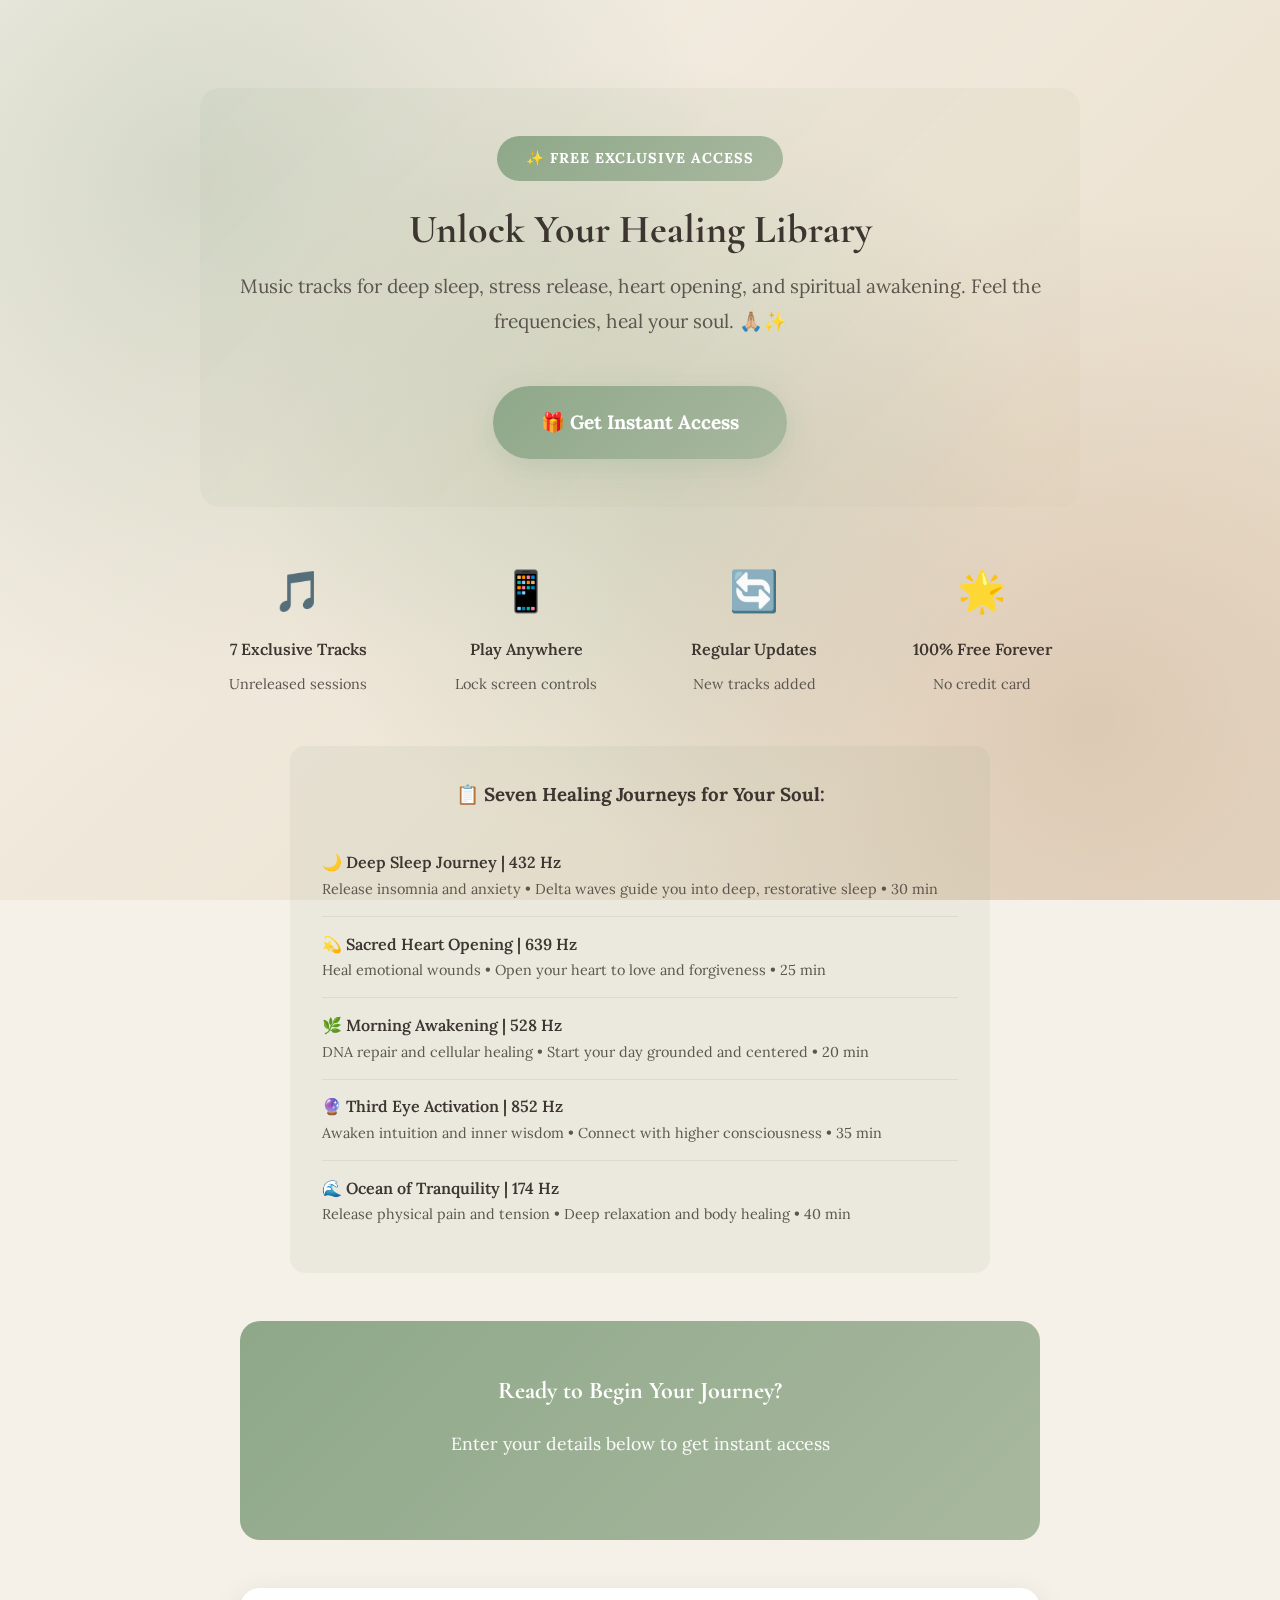
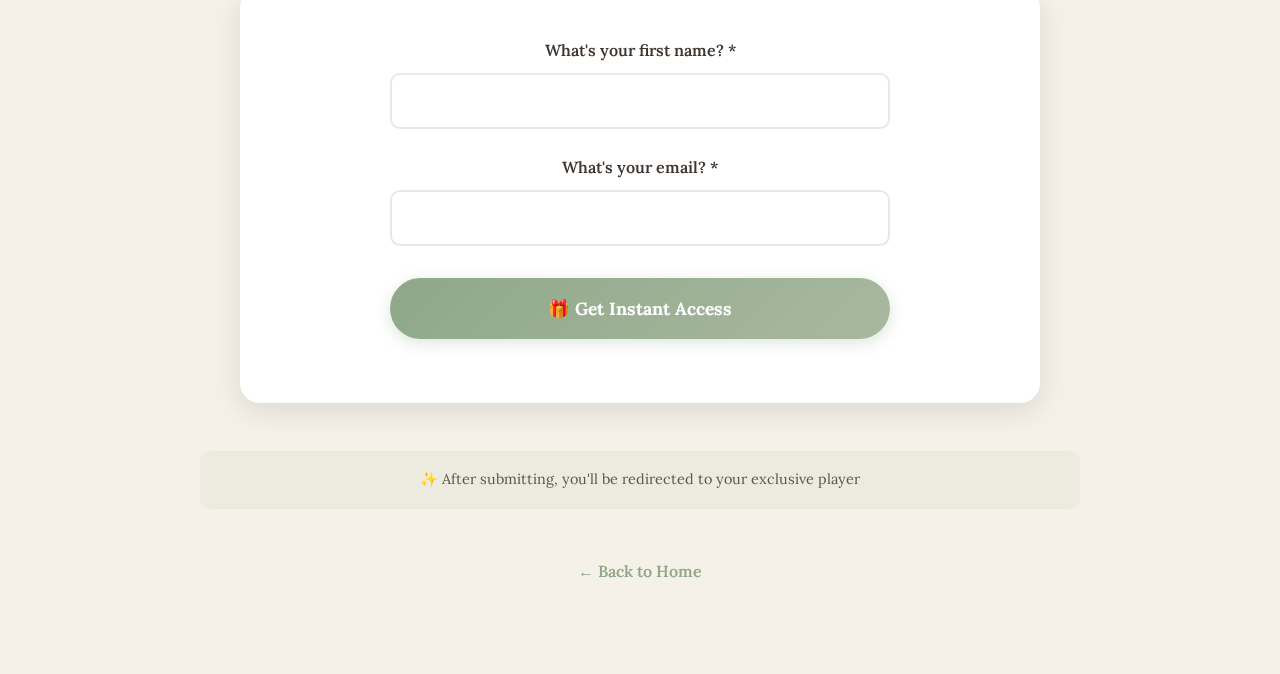
<file: exclusive-access.html>
<!DOCTYPE html>
<html lang="es">
<head>
    <meta charset="UTF-8">
    <meta name="viewport" content="width=device-width, initial-scale=1.0">
    <title>Exclusive Healing Sessions - Arimi Sound Healer</title>
    <meta name="description" content="Get free access to exclusive healing tracks and unreleased sessions. Join our private healing community.">
    
    <!-- Open Graph -->
    <meta property="og:title" content="Free Exclusive Healing Tracks | Arimi">
    <meta property="og:description" content="Get instant access to 5 exclusive healing sessions with Solfeggio frequencies and binaural beats.">
    <meta property="og:image" content="https://musicforthesoul.live/profile.jpg">
    
    <link rel="icon" type="image/jpeg" href="profile.jpg">
    <link rel="stylesheet" href="styles.css">
    <link rel="preconnect" href="https://fonts.googleapis.com">
    <link rel="preconnect" href="https://fonts.gstatic.com" crossorigin>
    <link href="https://fonts.googleapis.com/css2?family=Cormorant+Garamond:wght@300;400;600&family=Lora:wght@400;500;600&display=swap" rel="stylesheet">
    <style>
        .exclusive-container {
            max-width: 900px;  /* Aumentado de 700px */
            margin: 3rem auto;
            text-align: center;
        }

        .exclusive-hero {
            background: linear-gradient(135deg, rgba(168, 184, 159, 0.12) 0%, rgba(201, 185, 150, 0.08) 100%);
            padding: 3rem 2rem;
            border-radius: 20px;
            margin-bottom: 3rem;
        }

        .exclusive-badge {
            display: inline-block;
            background: var(--gradient-accent);
            color: white;
            padding: 0.6rem 1.8rem;
            border-radius: 50px;
            font-size: 0.9rem;
            font-weight: 700;
            margin-bottom: 1.5rem;
            letter-spacing: 1px;
        }

        .exclusive-hero h1 {
            font-size: 2.5rem;
            color: var(--text-dark);
            margin-bottom: 1rem;
            line-height: 1.2;
            font-family: var(--font-display);
        }

        .exclusive-hero p {
            font-size: 1.2rem;
            color: var(--text-medium);
            margin-bottom: 2rem;
            font-family: var(--font-body);
        }

        .benefits-grid {
            display: grid;
            grid-template-columns: 1fr;
            gap: 1.5rem;
            margin: 3rem 0;
            text-align: left;
        }

        .benefit-card {
            background: rgba(255, 255, 255, 0.9);
            padding: 1.5rem;
            border-radius: 15px;
            border-left: 4px solid var(--accent-sage);
            box-shadow: 0 4px 15px rgba(0, 0, 0, 0.05);
        }

        .benefit-header {
            display: flex;
            align-items: center;
            gap: 1rem;
            margin-bottom: 0.8rem;
        }

        .benefit-icon {
            font-size: 2rem;
        }

        .benefit-title {
            font-size: 1.2rem;
            font-weight: 600;
            color: var(--text-dark);
        }

        .benefit-description {
            color: var(--text-medium);
            line-height: 1.6;
            margin: 0;
        }

        .tracks-preview {
            background: rgba(143, 168, 137, 0.1);
            padding: 2rem;
            border-radius: 15px;
            margin: 2rem auto;
            max-width: 700px;
        }

        .tracks-preview h3 {
            color: var(--text-dark);
            margin-bottom: 1rem;
        }

        .track-preview-item {
            text-align: left;
            padding: 0.8rem 0;
            border-bottom: 1px solid rgba(143, 168, 137, 0.2);
        }

        .track-preview-item:last-child {
            border-bottom: none;
        }

        .track-preview-title {
            font-weight: 600;
            color: var(--text-dark);
        }

        .track-preview-meta {
            font-size: 0.9rem;
            color: var(--text-medium);
        }

        .cta-section {
            background: var(--gradient-accent);
            color: white;
            padding: 3rem 2rem;
            border-radius: 20px;
            margin: 3rem 0;
        }

        .cta-section h2 {
            color: white;
            margin-bottom: 1rem;
            font-family: var(--font-display);
        }

        .cta-section p {
            font-size: 1.1rem;
            margin-bottom: 2rem;
            opacity: 0.95;
            font-family: var(--font-body);
        }

        .btn-huge {
            background: white;
            color: var(--accent-sage);
            padding: 1.5rem 4rem;
            font-size: 1.3rem;
            font-weight: 700;
            border-radius: 50px;
            text-decoration: none;
            display: inline-block;
            transition: all 0.3s ease;
            box-shadow: 0 8px 30px rgba(0, 0, 0, 0.2);
        }

        .btn-huge:hover {
            transform: translateY(-3px);
            box-shadow: 0 12px 40px rgba(0, 0, 0, 0.3);
        }

        .trust-badges {
            display: flex;
            justify-content: center;
            gap: 2rem;
            flex-wrap: wrap;
            margin: 2rem 0;
        }

        .trust-badge {
            display: flex;
            flex-direction: column;
            align-items: center;
            gap: 0.5rem;
        }

        .trust-badge-icon {
            font-size: 2rem;
        }

        .trust-badge-text {
            font-size: 0.9rem;
            color: var(--text-medium);
        }

        .form-container {
            max-width: 100%;  /* Match parent width */
            margin: 0 auto;  /* Remove extra margin */
            background: white;
            padding: 2rem;
            border-radius: 20px;
            box-shadow: 0 8px 30px rgba(0, 0, 0, 0.1);
        }

        .form-container iframe {
            border-radius: 10px;
        }

        .hero-cta-btn {
            display: inline-block;
            background: var(--gradient-accent);
            color: white;
            padding: 1.2rem 3rem;
            border-radius: 50px;
            text-decoration: none;
            font-weight: 700;
            font-size: 1.2rem;
            transition: all 0.3s ease;
            box-shadow: 0 8px 30px rgba(143, 168, 137, 0.3);
            margin-top: 1rem;
        }

        .hero-cta-btn:hover {
            transform: translateY(-3px);
            box-shadow: 0 12px 40px rgba(143, 168, 137, 0.4);
        }

        @media (max-width: 768px) {
            .exclusive-container {
                margin: 1rem;
            }

            .exclusive-hero h1 {
                font-size: 1.8rem;
            }

            .btn-huge {
                padding: 1.2rem 3rem;
                font-size: 1.1rem;
            }
            
            /* Benefits stack on mobile */
            .exclusive-container > div[style*="grid-template-columns: repeat(4, 1fr)"] {
                grid-template-columns: repeat(2, 1fr) !important;
                gap: 1.5rem !important;
            }
        }
    </style>
</head>
<body>
    <div class="background-waves"></div>
    
    <div class="container">
        <div class="exclusive-container">
            
            <!-- Hero Section -->
            <div class="exclusive-hero">
                <span class="exclusive-badge">✨ FREE EXCLUSIVE ACCESS</span>
                <h1>Unlock Your Healing Library</h1>
                <p>Music tracks for deep sleep, stress release, heart opening, and spiritual awakening. Feel the frequencies, heal your soul. 🙏🏼✨</p>
                <a href="#form" class="hero-cta-btn">
                    🎁 Get Instant Access
                </a>
            </div>

            <!-- Quick Benefits - 4 in one row -->
            <div style="display: grid; grid-template-columns: repeat(4, 1fr); gap: 2rem; margin: 3rem 0; max-width: 900px;">
                
                <div style="text-align: center;">
                    <div style="font-size: 2.5rem; margin-bottom: 0.5rem;">🎵</div>
                    <div style="font-weight: 600; color: var(--text-dark); margin-bottom: 0.5rem;">7 Exclusive Tracks</div>
                    <div style="font-size: 0.9rem; color: var(--text-medium);">Unreleased sessions</div>
                </div>

                <div style="text-align: center;">
                    <div style="font-size: 2.5rem; margin-bottom: 0.5rem;">📱</div>
                    <div style="font-weight: 600; color: var(--text-dark); margin-bottom: 0.5rem;">Play Anywhere</div>
                    <div style="font-size: 0.9rem; color: var(--text-medium);">Lock screen controls</div>
                </div>

                <div style="text-align: center;">
                    <div style="font-size: 2.5rem; margin-bottom: 0.5rem;">🔄</div>
                    <div style="font-weight: 600; color: var(--text-dark); margin-bottom: 0.5rem;">Regular Updates</div>
                    <div style="font-size: 0.9rem; color: var(--text-medium);">New tracks added</div>
                </div>

                <div style="text-align: center;">
                    <div style="font-size: 2.5rem; margin-bottom: 0.5rem;">🌟</div>
                    <div style="font-weight: 600; color: var(--text-dark); margin-bottom: 0.5rem;">100% Free Forever</div>
                    <div style="font-size: 0.9rem; color: var(--text-medium);">No credit card</div>
                </div>

            </div>

            <!-- Tracks Preview - More Complete -->
            <div class="tracks-preview">
                <h3 style="margin-bottom: 1.5rem; text-align: center;">📋 Seven Healing Journeys for Your Soul:</h3>
                
                <div class="track-preview-item">
                    <div class="track-preview-title">🌙 Deep Sleep Journey | 432 Hz</div>
                    <div class="track-preview-meta">Release insomnia and anxiety • Delta waves guide you into deep, restorative sleep • 30 min</div>
                </div>

                <div class="track-preview-item">
                    <div class="track-preview-title">💫 Sacred Heart Opening | 639 Hz</div>
                    <div class="track-preview-meta">Heal emotional wounds • Open your heart to love and forgiveness • 25 min</div>
                </div>

                <div class="track-preview-item">
                    <div class="track-preview-title">🌿 Morning Awakening | 528 Hz</div>
                    <div class="track-preview-meta">DNA repair and cellular healing • Start your day grounded and centered • 20 min</div>
                </div>

                <div class="track-preview-item">
                    <div class="track-preview-title">🔮 Third Eye Activation | 852 Hz</div>
                    <div class="track-preview-meta">Awaken intuition and inner wisdom • Connect with higher consciousness • 35 min</div>
                </div>

                <div class="track-preview-item">
                    <div class="track-preview-title">🌊 Ocean of Tranquility | 174 Hz</div>
                    <div class="track-preview-meta">Release physical pain and tension • Deep relaxation and body healing • 40 min</div>
                </div>
            </div>

            <!-- CTA + Form Section - Native Form -->
            <div style="max-width: 800px; margin: 3rem auto;">
                
                <!-- CTA Header -->
                <div class="cta-section" id="form">
                    <h2>Ready to Begin Your Journey?</h2>
                    <p>Enter your details below to get instant access</p>
                </div>

                <!-- Native HTML Form -->
                <div class="form-container" style="max-width: 100%; margin: 0 auto; background: white; padding: 3rem 2rem; border-radius: 20px; box-shadow: 0 8px 30px rgba(0, 0, 0, 0.1);">
                    
                    <form id="accessForm" style="max-width: 500px; margin: 0 auto;">
                        
                        <!-- Name Field -->
                        <div style="margin-bottom: 1.5rem;">
                            <label for="name" style="display: block; font-weight: 600; color: var(--text-dark); margin-bottom: 0.5rem; font-family: var(--font-body);">
                                What's your first name? *
                            </label>
                            <input 
                                type="text" 
                                id="name" 
                                name="name" 
                                required
                                style="width: 100%; padding: 1rem; border: 2px solid #e8e8e8; border-radius: 10px; font-size: 1rem; font-family: var(--font-body); transition: border-color 0.3s ease;"
                                onfocus="this.style.borderColor='#8FA889'"
                                onblur="this.style.borderColor='#e8e8e8'"
                            >
                        </div>

                        <!-- Email Field -->
                        <div style="margin-bottom: 2rem;">
                            <label for="email" style="display: block; font-weight: 600; color: var(--text-dark); margin-bottom: 0.5rem; font-family: var(--font-body);">
                                What's your email? *
                            </label>
                            <input 
                                type="email" 
                                id="email" 
                                name="email" 
                                required
                                style="width: 100%; padding: 1rem; border: 2px solid #e8e8e8; border-radius: 10px; font-size: 1rem; font-family: var(--font-body); transition: border-color 0.3s ease;"
                                onfocus="this.style.borderColor='#8FA889'"
                                onblur="this.style.borderColor='#e8e8e8'"
                            >
                        </div>

                        <!-- Submit Button -->
                        <button 
                            type="submit" 
                            id="submitBtn"
                            style="width: 100%; background: var(--gradient-accent); color: white; padding: 1.2rem; border: none; border-radius: 50px; font-size: 1.1rem; font-weight: 700; cursor: pointer; font-family: var(--font-body); transition: all 0.3s ease; box-shadow: 0 4px 15px rgba(143, 168, 137, 0.3);"
                            onmouseover="this.style.transform='translateY(-2px)'; this.style.boxShadow='0 6px 20px rgba(143, 168, 137, 0.4)'"
                            onmouseout="this.style.transform='translateY(0)'; this.style.boxShadow='0 4px 15px rgba(143, 168, 137, 0.3)'"
                        >
                            🎁 Get Instant Access
                        </button>

                        <!-- Status Message -->
                        <div id="formStatus" style="margin-top: 1rem; text-align: center; font-family: var(--font-body);"></div>

                    </form>

                </div>

            </div>

            <script>
                const form = document.getElementById('accessForm');
                const submitBtn = document.getElementById('submitBtn');
                const formStatus = document.getElementById('formStatus');
                
                // REPLACE THIS URL with your Apps Script Web App URL
                const SCRIPT_URL = 'https://script.google.com/macros/s/AKfycbx01dOUqEX-gppsBqrkqoNdsWh0fIKGqXnbyl0DEwxXxJgvnDQqcgTZCkiCTDjwJUf9/exec';

                form.addEventListener('submit', async (e) => {
                    e.preventDefault();
                    
                    // Disable button
                    submitBtn.disabled = true;
                    submitBtn.textContent = '⏳ Processing...';
                    submitBtn.style.opacity = '0.7';
                    
                    // Get form data
                    const formData = {
                        name: document.getElementById('name').value,
                        email: document.getElementById('email').value,
                        timestamp: new Date().toISOString()
                    };
                    
                    try {
                        // Send to Apps Script
                        const response = await fetch(SCRIPT_URL, {
                            method: 'POST',
                            mode: 'no-cors',
                            headers: {
                                'Content-Type': 'application/json',
                            },
                            body: JSON.stringify(formData)
                        });
                        
                        // Show success message
                        formStatus.innerHTML = '<p style="color: #8FA889; font-weight: 600;">✅ Success! Redirecting to your player...</p>';
                        
                        // Redirect after 1.5 seconds
                        setTimeout(() => {
                            window.location.href = 'exclusive-player.html';
                        }, 1500);
                        
                    } catch (error) {
                        console.error('Error:', error);
                        formStatus.innerHTML = '<p style="color: #d97941;">⚠️ Something went wrong. Please try again.</p>';
                        submitBtn.disabled = false;
                        submitBtn.textContent = '🎁 Get Instant Access';
                        submitBtn.style.opacity = '1';
                    }
                });
            </script>

            <!-- Instructions Notice -->
            <div style="text-align: center; margin: 2rem 0; padding: 1rem; background: rgba(168, 184, 159, 0.1); border-radius: 10px;">
                <p style="color: var(--text-medium); font-size: 0.9rem; margin: 0;">
                    ✨ After submitting, you'll be redirected to your exclusive player
                </p>
            </div>

            <!-- Back Link -->
            <div style="margin-top: 3rem;">
                <a href="index.html" style="color: var(--accent-sage); text-decoration: none; font-weight: 600;">
                    ← Back to Home
                </a>
            </div>

        </div>
    </div>

</body>
</html>
</file>
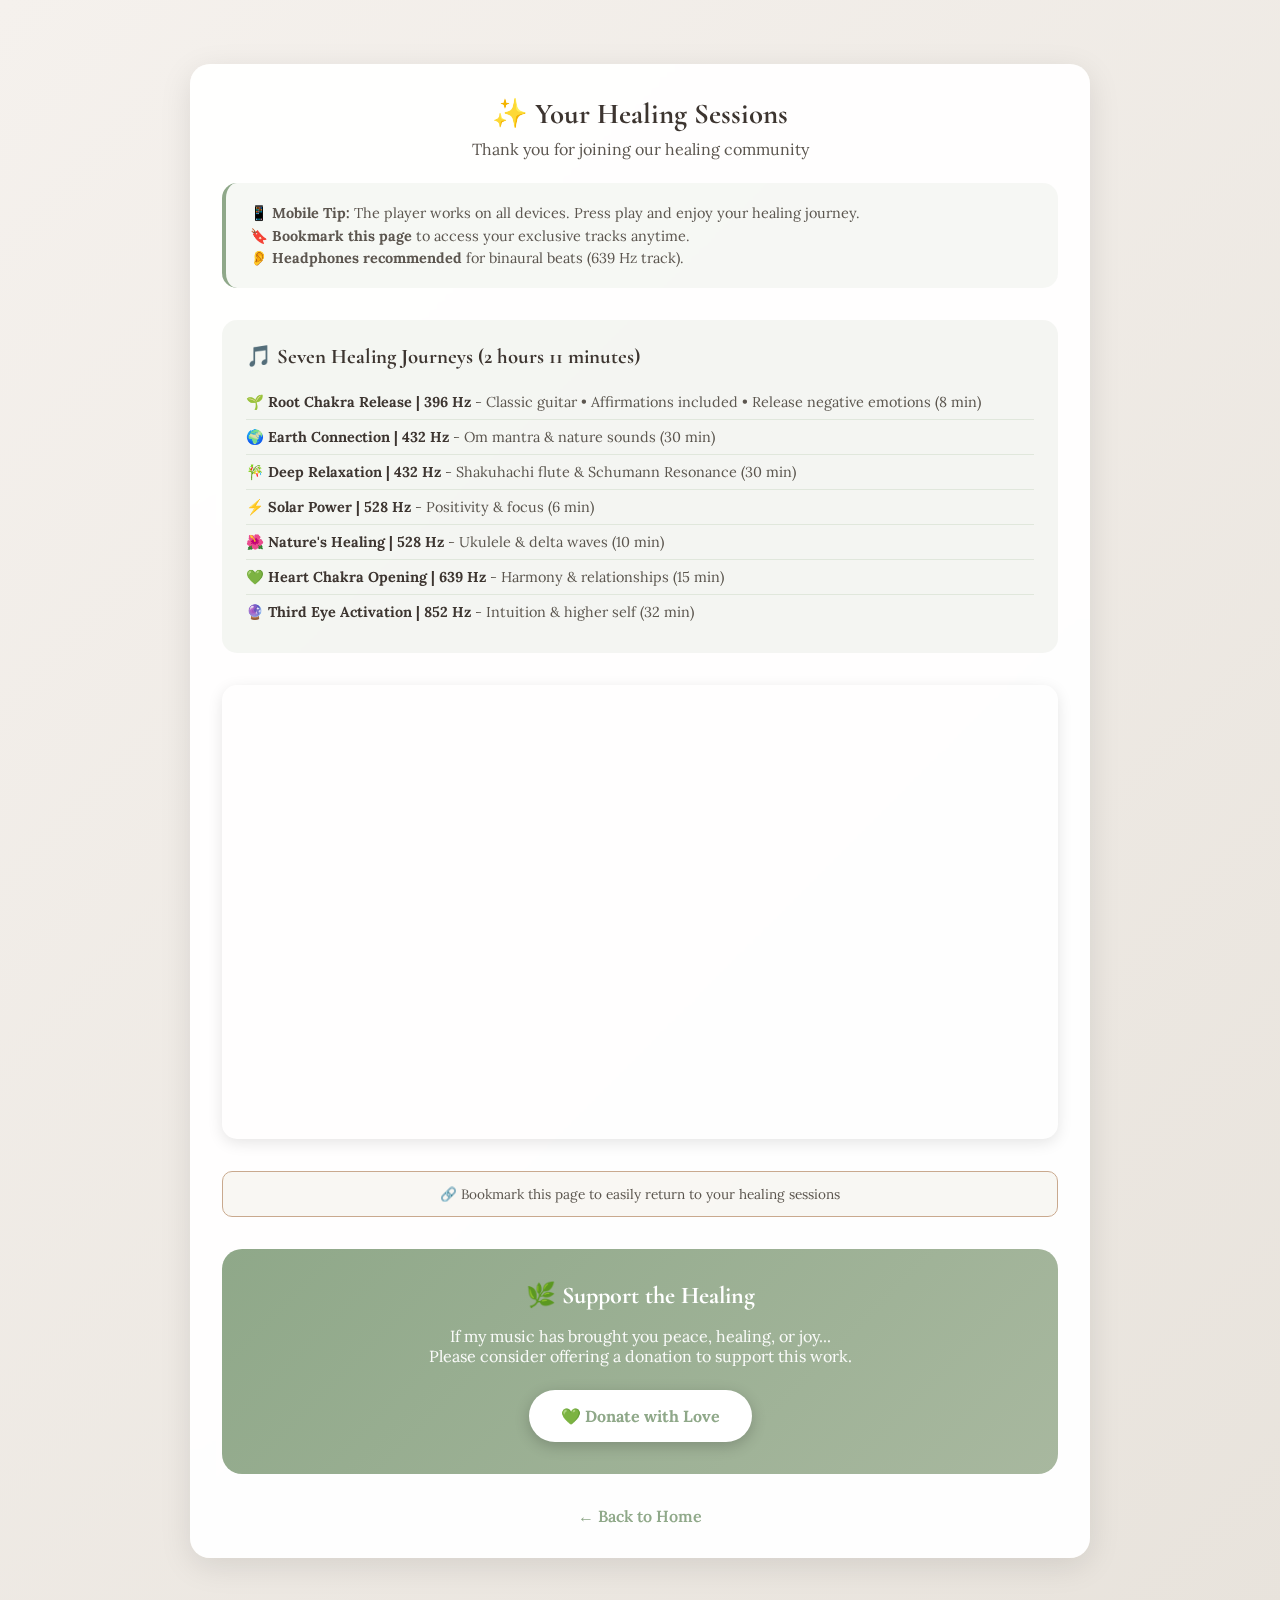
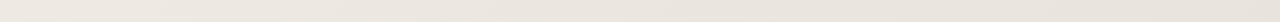
<file: exclusive-player.html>
<!DOCTYPE html>
<html lang="en">
<head>
    <meta charset="UTF-8">
    <meta name="viewport" content="width=device-width, initial-scale=1.0">
    <title>Your Exclusive Healing Sessions | Arimi Sound Healer</title>
    <meta name="robots" content="noindex, nofollow">
    
    <style>
        :root {
            --accent-sage: #8FA889;
            --accent-terracotta: #C9A98E;
            --text-dark: #3D3530;
            --text-medium: #5C564F;
            --gradient-accent: linear-gradient(135deg, #8FA889, #A8B89F);
            --font-display: 'Cormorant Garamond', serif;
            --font-body: 'Lora', serif;
        }

        * {
            margin: 0;
            padding: 0;
            box-sizing: border-box;
        }

        body {
            font-family: var(--font-body);
            background: linear-gradient(135deg, #f5f1ed 0%, #e8e3dc 100%);
            min-height: 100vh;
            padding: 2rem 1rem;
        }

        .player-container {
            max-width: 900px;
            margin: 2rem auto;
            padding: 2rem;
            background: rgba(255, 255, 255, 0.95);
            backdrop-filter: blur(10px);
            border-radius: 20px;
            box-shadow: 0 8px 32px rgba(0, 0, 0, 0.1);
        }

        .player-header {
            text-align: center;
            margin-bottom: 1.5rem;
        }

        .player-header h1 {
            font-size: 1.8rem;
            color: var(--text-dark);
            margin-bottom: 0.5rem;
            font-family: var(--font-display);
        }

        .player-header p {
            color: var(--text-medium);
            font-size: 1rem;
        }

        .player-notice {
            background: rgba(168, 184, 159, 0.1);
            padding: 1rem 1.5rem;
            border-radius: 15px;
            margin-bottom: 2rem;
            border-left: 4px solid var(--accent-sage);
        }

        .player-notice p {
            margin: 0.3rem 0;
            color: var(--text-medium);
            font-size: 0.9rem;
        }

        .soundcloud-player {
            margin: 2rem 0;
            border-radius: 15px;
            overflow: hidden;
            box-shadow: 0 4px 15px rgba(0, 0, 0, 0.1);
        }

        .tracks-description {
            background: rgba(143, 168, 137, 0.1);
            padding: 1.5rem;
            border-radius: 15px;
            margin: 2rem 0;
        }

        .tracks-description h2 {
            font-family: var(--font-display);
            color: var(--text-dark);
            margin-bottom: 1rem;
            font-size: 1.3rem;
        }

        .track-list {
            list-style: none;
        }

        .track-list li {
            padding: 0.5rem 0;
            color: var(--text-medium);
            font-size: 0.9rem;
            border-bottom: 1px solid rgba(143, 168, 137, 0.2);
        }

        .track-list li:last-child {
            border-bottom: none;
        }

        .track-list strong {
            color: var(--text-dark);
        }

        .bookmark-notice {
            background: rgba(201, 185, 150, 0.1);
            padding: 0.8rem;
            border-radius: 10px;
            text-align: center;
            margin-top: 1.5rem;
            border: 1px solid var(--accent-terracotta);
        }

        .bookmark-notice p {
            margin: 0;
            color: var(--text-medium);
            font-size: 0.85rem;
        }

        .donate-section {
            background: var(--gradient-accent);
            padding: 2rem;
            border-radius: 20px;
            text-align: center;
            margin: 2rem 0;
            color: white;
        }

        .donate-section h3 {
            font-family: var(--font-display);
            font-size: 1.5rem;
            margin-bottom: 1rem;
        }

        .donate-section p {
            margin-bottom: 1.5rem;
            opacity: 0.95;
        }

        .donate-btn {
            display: inline-block;
            background: white;
            color: var(--accent-sage);
            padding: 1rem 2rem;
            border-radius: 50px;
            text-decoration: none;
            font-weight: 700;
            transition: all 0.3s ease;
            box-shadow: 0 4px 15px rgba(0, 0, 0, 0.2);
        }

        .donate-btn:hover {
            transform: translateY(-2px);
            box-shadow: 0 6px 20px rgba(0, 0, 0, 0.3);
        }

        .back-link {
            text-align: center;
            margin-top: 2rem;
        }

        .back-link a {
            color: var(--accent-sage);
            text-decoration: none;
            font-weight: 600;
            transition: color 0.3s ease;
        }

        .back-link a:hover {
            color: var(--accent-terracotta);
        }

        @media (max-width: 768px) {
            .player-container {
                margin: 1rem;
                padding: 1.5rem;
            }
        }
    </style>

    <link rel="preconnect" href="https://fonts.googleapis.com">
    <link rel="preconnect" href="https://fonts.gstatic.com" crossorigin>
    <link href="https://fonts.googleapis.com/css2?family=Cormorant+Garamond:wght@400;600;700&family=Lora:ital,wght@0,400;0,600;1,400&display=swap" rel="stylesheet">
</head>
<body>

    <div class="player-container">
        
        <div class="player-header">
            <h1>✨ Your Healing Sessions</h1>
            <p>Thank you for joining our healing community</p>
        </div>

        <div class="player-notice">
            <p>📱 <strong>Mobile Tip:</strong> The player works on all devices. Press play and enjoy your healing journey.</p>
            <p>🔖 <strong>Bookmark this page</strong> to access your exclusive tracks anytime.</p>
            <p>👂 <strong>Headphones recommended</strong> for binaural beats (639 Hz track).</p>
        </div>

        <div class="tracks-description">
            <h2>🎵 Seven Healing Journeys (2 hours 11 minutes)</h2>
            <ul class="track-list">
                <li><strong>🌱 Root Chakra Release | 396 Hz</strong> - Classic guitar • Affirmations included • Release negative emotions (8 min)</li>
                <li><strong>🌍 Earth Connection | 432 Hz</strong> - Om mantra & nature sounds (30 min)</li>
                <li><strong>🎋 Deep Relaxation | 432 Hz</strong> - Shakuhachi flute & Schumann Resonance (30 min)</li>
                <li><strong>⚡ Solar Power | 528 Hz</strong> - Positivity & focus (6 min)</li>
                <li><strong>🌺 Nature's Healing | 528 Hz</strong> - Ukulele & delta waves (10 min)</li>
                <li><strong>💚 Heart Chakra Opening | 639 Hz</strong> - Harmony & relationships (15 min)</li>
                <li><strong>🔮 Third Eye Activation | 852 Hz</strong> - Intuition & higher self (32 min)</li>
            </ul>
        </div>

        <div class="soundcloud-player">
            <iframe 
                width="100%" 
                height="450" 
                scrolling="no" 
                frameborder="no" 
                allow="autoplay" 
                src="https://w.soundcloud.com/player/?url=https%3A//api.soundcloud.com/playlists/2194907648&color=%238fa889&auto_play=false&hide_related=true&show_comments=false&show_user=true&show_reposts=false&show_teaser=true">
            </iframe>
        </div>

        <div class="bookmark-notice">
            <p>🔗 Bookmark this page to easily return to your healing sessions</p>
        </div>

        <div class="donate-section">
            <h3>🌿 Support the Healing</h3>
            <p>If my music has brought you peace, healing, or joy...<br>Please consider offering a donation to support this work.</p>
            <a href="https://donate.stripe.com/cN25n7adAcypaOcbII" target="_blank" class="donate-btn">
                💚 Donate with Love
            </a>
        </div>

        <div class="back-link">
            <a href="index.html">← Back to Home</a>
        </div>

    </div>

</body>
</html>
</file>
<file: styles.css>
:root {
    /* Color Palette - Same colors, bolder application */
    --primary-cream: #F5F1E8;
    --primary-sand: #E8DCC8;
    --primary-earth: #C9B896;
    --primary-sage: #A8B89F;
    --accent-sage: #8FA889;
    --accent-terracotta: #C9A98E;
    --text-dark: #3D3530;
    --text-medium: #5C564F;
    --text-light: #8B857C;
    --white: #FFFFFF;
    
    /* Modern gradient combinations */
    --gradient-hero: linear-gradient(135deg, #A8B89F 0%, #8FA889 50%, #C9A98E 100%);
    --gradient-card: linear-gradient(135deg, rgba(255,255,255,0.9) 0%, rgba(255,255,255,0.6) 100%);
    --gradient-accent: linear-gradient(135deg, #8FA889 0%, #A8B89F 100%);
    --gradient-glow: radial-gradient(circle at 50% 50%, rgba(168,184,159,0.3) 0%, transparent 70%);
    
    /* Typography - More distinctive */
    --font-display: 'Cormorant Garamond', serif;
    --font-body: 'Lora', serif;
    
    /* Spacing */
    --spacing-xs: 0.5rem;
    --spacing-sm: 1rem;
    --spacing-md: 1.5rem;
    --spacing-lg: 2.5rem;
    --spacing-xl: 4rem;
    --spacing-xxl: 6rem;
    
    /* Modern effects */
    --blur-sm: 10px;
    --blur-md: 20px;
    --blur-lg: 40px;
    --shadow-glow: 0 0 60px rgba(168, 184, 159, 0.3);
    --shadow-elevated: 0 20px 60px rgba(61, 53, 48, 0.15);
}

* {
    margin: 0;
    padding: 0;
    box-sizing: border-box;
}

html {
    scroll-behavior: smooth;
}

body {
    font-family: var(--font-body);
    background: #F5F1E8;
    color: var(--text-dark);
    line-height: 1.8;
    overflow-x: hidden;
    position: relative;
    min-height: 100vh;
}

/* Animated gradient background - more vibrant */
.background-waves {
    position: fixed;
    top: 0;
    left: 0;
    width: 100%;
    height: 100%;
    z-index: 0;
    opacity: 1;
    pointer-events: none;
    background: 
        radial-gradient(circle at 15% 20%, rgba(168, 184, 159, 0.4) 0%, transparent 40%),
        radial-gradient(circle at 85% 80%, rgba(201, 169, 142, 0.4) 0%, transparent 40%),
        radial-gradient(circle at 50% 50%, rgba(143, 168, 137, 0.3) 0%, transparent 50%),
        linear-gradient(135deg, #F5F1E8 0%, #E8DCC8 100%);
    animation: gradientFlow 15s ease-in-out infinite;
}

@keyframes gradientFlow {
    0%, 100% { 
        opacity: 1;
        transform: scale(1) rotate(0deg);
    }
    33% { 
        opacity: 0.9;
        transform: scale(1.1) rotate(5deg);
    }
    66% { 
        opacity: 0.95;
        transform: scale(1.05) rotate(-3deg);
    }
}

.container {
    position: relative;
    z-index: 1;
    max-width: 960px;
    margin: 0 auto;
    padding: var(--spacing-lg);
}

/* Hero Section - More dramatic */
.hero {
    text-align: center;
    padding: var(--spacing-xl) 0 var(--spacing-lg);
    animation: heroEntrance 1.2s cubic-bezier(0.16, 1, 0.3, 1);
}

@keyframes heroEntrance {
    from { 
        opacity: 0; 
        transform: translateY(40px) scale(0.95);
    }
    to { 
        opacity: 1; 
        transform: translateY(0) scale(1);
    }
}

.profile-image-wrapper {
    position: relative;
    width: 160px;
    height: 160px;
    margin: 0 auto var(--spacing-lg);
    filter: drop-shadow(0 20px 40px rgba(143, 168, 137, 0.3));
}

.profile-image {
    width: 160px;
    height: 160px;
    border-radius: 50%;
    object-fit: cover;
    border: 4px solid rgba(255, 255, 255, 0.9);
    position: relative;
    z-index: 2;
    transition: all 0.6s cubic-bezier(0.34, 1.56, 0.64, 1);
    box-shadow: 
        0 0 0 8px rgba(168, 184, 159, 0.1),
        0 20px 60px rgba(61, 53, 48, 0.2);
}

.profile-image:hover {
    transform: scale(1.08) rotate(2deg);
    box-shadow: 
        0 0 0 12px rgba(168, 184, 159, 0.15),
        0 30px 80px rgba(61, 53, 48, 0.25);
}

/* Pulsing sound waves - more prominent */
.sound-ripple {
    position: absolute;
    top: 50%;
    left: 50%;
    transform: translate(-50%, -50%);
    width: 100%;
    height: 100%;
    border: 3px solid var(--accent-sage);
    border-radius: 50%;
    opacity: 0;
    animation: rippleEffect 4s cubic-bezier(0.4, 0, 0.2, 1) infinite;
}

@keyframes rippleEffect {
    0% {
        width: 100%;
        height: 100%;
        opacity: 0.8;
    }
    50% {
        opacity: 0.4;
    }
    100% {
        width: 220%;
        height: 220%;
        opacity: 0;
    }
}

.rating {
    margin-bottom: var(--spacing-md);
    color: var(--accent-terracotta);
    font-size: 1.2rem;
    animation: fadeIn 1.2s ease-out 0.3s backwards;
}

.stars {
    letter-spacing: 3px;
    font-size: 1.3rem;
}

.rating-count {
    color: var(--text-light);
    font-size: 0.95rem;
    margin-left: var(--spacing-xs);
}

.main-title {
    font-family: var(--font-display);
    font-size: 3.5rem;
    font-weight: 400;
    color: var(--text-dark);
    margin-bottom: var(--spacing-md);
    letter-spacing: 2px;
    line-height: 1.1;
    background: linear-gradient(135deg, var(--text-dark) 0%, var(--accent-sage) 100%);
    -webkit-background-clip: text;
    -webkit-text-fill-color: transparent;
    background-clip: text;
    animation: fadeIn 1.2s ease-out 0.5s backwards;
}

.subtitle {
    font-size: 1.1rem;
    color: var(--text-medium);
    max-width: 600px;
    margin: 0 auto var(--spacing-xl);
    font-weight: 400;
    line-height: 1.8;
    animation: fadeIn 1.2s ease-out 0.7s backwards;
}

@keyframes fadeIn {
    from { opacity: 0; transform: translateY(20px); }
    to { opacity: 1; transform: translateY(0); }
}

/* Social Links - Floating pills */
.social-links {
    display: flex;
    gap: var(--spacing-sm);
    justify-content: center;
    flex-wrap: wrap;
    margin-top: var(--spacing-xl);
}

.social-btn {
    display: inline-flex;
    align-items: center;
    gap: var(--spacing-xs);
    padding: 1rem 1.75rem;
    background: rgba(255, 255, 255, 0.8);
    backdrop-filter: blur(var(--blur-md));
    border: 1px solid rgba(255, 255, 255, 0.9);
    border-radius: 50px;
    color: var(--text-dark);
    text-decoration: none;
    font-weight: 600;
    font-size: 0.95rem;
    transition: all 0.4s cubic-bezier(0.34, 1.56, 0.64, 1);
    box-shadow: 0 8px 30px rgba(61, 53, 48, 0.08);
    position: relative;
    overflow: hidden;
}

.social-btn::before {
    content: '';
    position: absolute;
    top: 0;
    left: -100%;
    width: 100%;
    height: 100%;
    background: var(--gradient-accent);
    transition: left 0.4s ease;
    z-index: -1;
}

.social-btn:hover::before {
    left: 0;
}

.social-btn:hover {
    color: white;
    transform: translateY(-4px) scale(1.05);
    box-shadow: 0 15px 40px rgba(143, 168, 137, 0.3);
    border-color: transparent;
}

.social-btn svg {
    width: 22px;
    height: 22px;
    transition: transform 0.3s ease;
}

.social-icon-img {
    width: 22px;
    height: 22px;
    transition: transform 0.3s ease;
    object-fit: contain;
}

.social-btn:hover svg,
.social-btn:hover .social-icon-img {
    transform: scale(1.2);
}

/* Video Section */
.video-section {
    margin: var(--spacing-xl) 0;
    text-align: center;
    animation: fadeIn 1.2s ease-out 1s backwards;
}

.video-title {
    font-family: var(--font-display);
    font-size: 2rem;
    font-weight: 600;
    color: var(--text-dark);
    margin-bottom: var(--spacing-lg);
    line-height: 1.3;
}

.video-wrapper {
    position: relative;
    width: 100%;
    max-width: 800px;
    margin: 0 auto var(--spacing-md);
    padding-bottom: 56.25%; /* 16:9 aspect ratio */
    height: 0;
    overflow: hidden;
    border-radius: 24px;
    box-shadow: 
        0 20px 60px rgba(61, 53, 48, 0.15),
        0 0 0 1px rgba(255, 255, 255, 0.5);
    background: rgba(255, 255, 255, 0.6);
    backdrop-filter: blur(var(--blur-md));
    transition: all 0.4s ease;
}

.video-wrapper:hover {
    transform: translateY(-4px);
    box-shadow: 
        0 25px 70px rgba(61, 53, 48, 0.2),
        0 0 0 1px var(--accent-sage);
}

.video-wrapper iframe {
    position: absolute;
    top: 0;
    left: 0;
    width: 100%;
    height: 100%;
    border-radius: 24px;
}

.video-caption {
    font-size: 1rem;
    color: var(--text-light);
    font-style: italic;
    margin-top: var(--spacing-md);
}


/* CTA Cards - Bold glassmorphism */
.cta-card {
    background: rgba(255, 255, 255, 0.7);
    backdrop-filter: blur(var(--blur-lg));
    border: 2px solid rgba(255, 255, 255, 0.9);
    border-radius: 32px;
    padding: var(--spacing-xl);
    margin-bottom: var(--spacing-lg);
    text-align: center;
    box-shadow: 
        0 20px 60px rgba(61, 53, 48, 0.08),
        inset 0 1px 0 rgba(255, 255, 255, 0.9);
    transition: all 0.5s cubic-bezier(0.34, 1.56, 0.64, 1);
    position: relative;
    overflow: hidden;
}

.cta-card::before {
    content: '';
    position: absolute;
    top: -50%;
    left: -50%;
    width: 200%;
    height: 200%;
    background: var(--gradient-glow);
    opacity: 0;
    transition: opacity 0.5s ease;
    pointer-events: none;
}

.cta-card:hover::before {
    opacity: 1;
}

.cta-card:hover {
    transform: translateY(-8px);
    box-shadow: 
        0 30px 80px rgba(61, 53, 48, 0.15),
        0 0 0 1px rgba(168, 184, 159, 0.3),
        inset 0 1px 0 rgba(255, 255, 255, 1);
}

.cta-card.featured {
    background: var(--gradient-hero);
    color: var(--white);
    border: none;
    box-shadow: 
        0 25px 70px rgba(143, 168, 137, 0.4),
        inset 0 1px 0 rgba(255, 255, 255, 0.3);
}

.cta-card.featured::before {
    background: radial-gradient(circle at 50% 50%, rgba(255,255,255,0.2) 0%, transparent 70%);
}

.cta-card.featured h3,
.cta-card.featured p {
    color: var(--white);
    text-shadow: 0 2px 10px rgba(61, 53, 48, 0.2);
}

.cta-icon {
    font-size: 3.5rem;
    margin-bottom: var(--spacing-md);
    display: inline-block;
    animation: float 3s ease-in-out infinite;
}

@keyframes float {
    0%, 100% { transform: translateY(0px); }
    50% { transform: translateY(-10px); }
}

.cta-card h3 {
    font-family: var(--font-display);
    font-size: 2rem;
    font-weight: 600;
    margin-bottom: var(--spacing-md);
    color: var(--text-dark);
    line-height: 1.3;
}

.cta-card p {
    color: var(--text-medium);
    margin-bottom: var(--spacing-lg);
    line-height: 1.8;
    font-size: 1.05rem;
}

.support-note {
    font-size: 0.95rem;
    font-style: italic;
    margin-top: var(--spacing-md);
    opacity: 0.9;
}

/* Buttons - Modern with micro-interactions */
.btn {
    display: inline-block;
    padding: 1.2rem 3rem;
    border-radius: 50px;
    text-decoration: none;
    font-weight: 700;
    font-size: 1.1rem;
    transition: all 0.4s cubic-bezier(0.34, 1.56, 0.64, 1);
    border: 2px solid transparent;
    cursor: pointer;
    font-family: var(--font-body);
    position: relative;
    overflow: hidden;
    letter-spacing: 0.5px;
}

.btn::before {
    content: '';
    position: absolute;
    top: 50%;
    left: 50%;
    width: 0;
    height: 0;
    border-radius: 50%;
    background: rgba(255, 255, 255, 0.3);
    transform: translate(-50%, -50%);
    transition: width 0.6s ease, height 0.6s ease;
}

.btn:active::before {
    width: 300px;
    height: 300px;
}

.btn-primary {
    background: var(--white);
    color: var(--accent-sage);
    box-shadow: 0 8px 30px rgba(255, 255, 255, 0.5);
}

.btn-primary:hover {
    background: rgba(255, 255, 255, 0.95);
    transform: translateY(-3px) scale(1.05);
    box-shadow: 0 15px 50px rgba(255, 255, 255, 0.6);
}

.btn-secondary {
    background: var(--gradient-accent);
    color: var(--white);
    box-shadow: 0 10px 35px rgba(143, 168, 137, 0.4);
}

.btn-secondary:hover {
    transform: translateY(-3px) scale(1.05);
    box-shadow: 0 20px 60px rgba(143, 168, 137, 0.5);
}

/* Content Cards - Ultra-modern glass */
.content-card {
    background: rgba(255, 255, 255, 0.6);
    backdrop-filter: blur(var(--blur-lg));
    border: 2px solid rgba(255, 255, 255, 0.8);
    border-radius: 28px;
    margin-bottom: var(--spacing-lg);
    overflow: hidden;
    box-shadow: 
        0 15px 50px rgba(61, 53, 48, 0.08),
        inset 0 1px 0 rgba(255, 255, 255, 0.9);
    transition: all 0.4s ease;
}

.content-card:hover {
    box-shadow: 
        0 20px 70px rgba(61, 53, 48, 0.12),
        0 0 0 1px rgba(168, 184, 159, 0.2),
        inset 0 1px 0 rgba(255, 255, 255, 1);
    transform: translateY(-4px);
}

.card-header {
    padding: 1.5rem 2rem;
    cursor: pointer;
    display: flex;
    justify-content: space-between;
    align-items: center;
    background: linear-gradient(135deg, rgba(168, 184, 159, 0.12) 0%, rgba(201, 185, 150, 0.08) 100%);
    transition: all 0.3s ease;
    position: relative;
}

.card-header::before {
    content: '';
    position: absolute;
    bottom: 0;
    left: 0;
    width: 0;
    height: 3px;
    background: var(--gradient-accent);
    transition: width 0.4s ease;
}

.card-header:hover::before {
    width: 100%;
}

.card-header:hover {
    background: linear-gradient(135deg, rgba(168, 184, 159, 0.18) 0%, rgba(201, 185, 150, 0.12) 100%);
}

.card-header h2 {
    font-family: var(--font-display);
    font-size: 1.9rem;
    font-weight: 600;
    color: var(--text-dark);
    margin: 0;
    flex: 1;
    line-height: 1.3;
}

.toggle-icon {
    font-size: 2rem;
    color: var(--accent-sage);
    transition: all 0.4s cubic-bezier(0.68, -0.55, 0.265, 1.55);
    font-weight: 300;
    line-height: 1;
    width: 32px;
    height: 32px;
    display: flex;
    align-items: center;
    justify-content: center;
    background: rgba(143, 168, 137, 0.1);
    border-radius: 50%;
}

.card-header.collapsed .toggle-icon {
    transform: rotate(180deg);
    background: transparent;
}

.card-content {
    max-height: 0;
    overflow: hidden;
    transition: max-height 0.6s cubic-bezier(0.4, 0, 0.2, 1), padding 0.6s ease;
    padding: 0 2rem;
    word-wrap: break-word;
    overflow-wrap: break-word;
}

.card-content.active {
    max-height: 8000px;
    padding: 1.5rem 2rem 2rem;
}

.card-content p {
    margin-bottom: var(--spacing-md);
    color: var(--text-medium);
    font-size: 1.05rem;
}

.card-content p:last-child {
    margin-bottom: 0;
}

.card-content strong {
    color: var(--text-dark);
    font-weight: 600;
}

.card-content ul {
    margin: var(--spacing-md) 0;
    padding-left: var(--spacing-xl);
    color: var(--text-medium);
}

.card-content li {
    margin-bottom: var(--spacing-sm);
    line-height: 1.7;
}

.card-content li::marker {
    color: var(--accent-sage);
}

.signature {
    font-style: italic;
    color: var(--accent-sage);
    font-weight: 500;
    font-size: 1.1rem;
}

/* Links Grid - Floating cards */
.links-grid {
    display: grid;
    gap: var(--spacing-md);
    margin-bottom: var(--spacing-lg);
}

.link-card {
    display: flex;
    align-items: center;
    gap: var(--spacing-md);
    background: rgba(255, 255, 255, 0.7);
    backdrop-filter: blur(var(--blur-md));
    border: 2px solid rgba(255, 255, 255, 0.9);
    border-radius: 24px;
    padding: var(--spacing-lg);
    text-decoration: none;
    transition: all 0.4s cubic-bezier(0.34, 1.56, 0.64, 1);
    box-shadow: 0 10px 40px rgba(61, 53, 48, 0.06);
    position: relative;
    overflow: hidden;
}

.link-card::before {
    content: '';
    position: absolute;
    top: 0;
    left: -100%;
    width: 100%;
    height: 100%;
    background: linear-gradient(90deg, transparent, rgba(168, 184, 159, 0.1), transparent);
    transition: left 0.5s ease;
}

.link-card:hover::before {
    left: 100%;
}

.link-card:hover {
    transform: translateY(-6px) scale(1.02);
    box-shadow: 
        0 20px 60px rgba(61, 53, 48, 0.12),
        0 0 0 1px var(--accent-sage);
    background: rgba(255, 255, 255, 0.85);
}

.link-icon {
    font-size: 2.5rem;
    min-width: 60px;
    text-align: center;
    transition: transform 0.3s ease;
}

.link-card:hover .link-icon {
    transform: scale(1.2) rotate(5deg);
}

.link-content {
    flex: 1;
}

.link-content h3 {
    font-family: var(--font-display);
    font-size: 1.4rem;
    font-weight: 600;
    color: var(--text-dark);
    margin-bottom: 0.3rem;
    line-height: 1.3;
}

.link-content p {
    font-size: 0.95rem;
    color: var(--text-light);
    margin: 0;
}

/* Footer */
footer {
    text-align: center;
    padding: var(--spacing-xxl) 0 var(--spacing-xl);
    color: var(--text-medium);
    font-size: 1rem;
}

footer p {
    margin-bottom: var(--spacing-sm);
    opacity: 0.8;
}

/* Responsive */
@media (max-width: 768px) {
    :root {
        --spacing-lg: 1.5rem;
        --spacing-xl: 2.5rem;
        --spacing-xxl: 3rem;
    }
    
    .container {
        padding: var(--spacing-md);
    }
    
    .main-title {
        font-size: 2.5rem;
    }
    
    .subtitle {
        font-size: 1rem;
    }
    
    .social-links {
        flex-direction: column;
    }
    
    .social-btn {
        width: 100%;
        justify-content: center;
    }
    
    .card-header h2 {
        font-size: 1.5rem;
    }
    
    .cta-card h3 {
        font-size: 1.6rem;
    }
    
    .profile-image-wrapper,
    .profile-image {
        width: 140px;
        height: 140px;
    }
    
    .cta-card,
    .content-card,
    .link-card {
        border-radius: 20px;
    }
}

@media (max-width: 480px) {
    .main-title {
        font-size: 2.2rem;
    }
    
    .btn {
        padding: 1rem 2rem;
        font-size: 1rem;
    }
    
    .card-header,
    .card-content.active {
        padding-left: 1rem;
        padding-right: 1rem;
    }
}

/* Accessibility */
@media (prefers-reduced-motion: reduce) {
    *,
    *::before,
    *::after {
        animation-duration: 0.01ms !important;
        animation-iteration-count: 1 !important;
        transition-duration: 0.01ms !important;
    }
}

/* High contrast mode support */
@media (prefers-contrast: high) {
    .content-card,
    .cta-card,
    .link-card {
        border-width: 3px;
    }
}

/* ============================================
   TESTIMONIALS PAGE STYLES
   ============================================ */

.back-nav {
    margin-bottom: var(--spacing-lg);
    animation: fadeIn 0.8s ease-out;
}

.back-btn {
    display: inline-flex;
    align-items: center;
    gap: var(--spacing-xs);
    padding: 0.75rem 1.5rem;
    background: rgba(255, 255, 255, 0.6);
    backdrop-filter: blur(var(--blur-md));
    border: 2px solid rgba(255, 255, 255, 0.8);
    border-radius: 50px;
    color: var(--text-dark);
    text-decoration: none;
    font-weight: 600;
    font-size: 0.95rem;
    transition: all 0.4s cubic-bezier(0.34, 1.56, 0.64, 1);
    box-shadow: 0 6px 25px rgba(61, 53, 48, 0.06);
}

.back-btn:hover {
    background: rgba(255, 255, 255, 0.9);
    transform: translateX(-4px);
    box-shadow: 0 10px 35px rgba(61, 53, 48, 0.12);
}

.back-btn svg {
    width: 20px;
    height: 20px;
    transition: transform 0.3s ease;
}

.back-btn:hover svg {
    transform: translateX(-3px);
}

.testimonials-hero {
    text-align: center;
    padding: var(--spacing-xl) 0;
    margin-bottom: var(--spacing-lg);
}

.page-title {
    font-family: var(--font-display);
    font-size: 4rem;
    font-weight: 400;
    color: var(--text-dark);
    margin-bottom: var(--spacing-md);
    letter-spacing: 2px;
    line-height: 1.1;
    background: linear-gradient(135deg, var(--text-dark) 0%, var(--accent-sage) 100%);
    -webkit-background-clip: text;
    -webkit-text-fill-color: transparent;
    background-clip: text;
    animation: fadeIn 1s ease-out;
}

.page-subtitle {
    font-size: 1.3rem;
    color: var(--text-medium);
    font-weight: 400;
    font-style: italic;
    animation: fadeIn 1.2s ease-out 0.2s backwards;
}

.testimonials-grid {
    display: grid;
    gap: var(--spacing-lg);
    margin-bottom: var(--spacing-xl);
}

.testimonial-card {
    background: rgba(255, 255, 255, 0.6);
    backdrop-filter: blur(var(--blur-lg));
    border: 2px solid rgba(255, 255, 255, 0.8);
    border-radius: 28px;
    padding: var(--spacing-xl);
    box-shadow: 
        0 15px 50px rgba(61, 53, 48, 0.08),
        inset 0 1px 0 rgba(255, 255, 255, 0.9);
    transition: all 0.5s cubic-bezier(0.34, 1.56, 0.64, 1);
    position: relative;
    overflow: hidden;
}

.testimonial-card::before {
    content: '';
    position: absolute;
    top: -50%;
    left: -50%;
    width: 200%;
    height: 200%;
    background: var(--gradient-glow);
    opacity: 0;
    transition: opacity 0.5s ease;
    pointer-events: none;
}

.testimonial-card:hover::before {
    opacity: 1;
}

.testimonial-card:hover {
    transform: translateY(-8px) scale(1.02);
    box-shadow: 
        0 25px 70px rgba(61, 53, 48, 0.15),
        0 0 0 1px rgba(168, 184, 159, 0.3),
        inset 0 1px 0 rgba(255, 255, 255, 1);
}

.testimonial-card.featured {
    background: linear-gradient(135deg, rgba(168, 184, 159, 0.3) 0%, rgba(201, 169, 142, 0.2) 100%);
    border: 2px solid rgba(168, 184, 159, 0.4);
}

.quote-icon {
    font-size: 3rem;
    margin-bottom: var(--spacing-md);
    opacity: 0.9;
}

.testimonial-text {
    font-size: 1.15rem;
    line-height: 1.8;
    color: var(--text-dark);
    font-style: italic;
    margin: 0 0 var(--spacing-lg);
    position: relative;
    padding-left: var(--spacing-md);
    border-left: 3px solid var(--accent-sage);
}

.testimonial-author {
    display: flex;
    align-items: center;
    gap: var(--spacing-md);
    margin-bottom: var(--spacing-md);
}

.author-avatar {
    width: 50px;
    height: 50px;
    border-radius: 50%;
    background: var(--gradient-accent);
    display: flex;
    align-items: center;
    justify-content: center;
    color: white;
    font-weight: 700;
    font-size: 1.2rem;
    flex-shrink: 0;
}

.author-info {
    flex: 1;
}

.author-name {
    font-weight: 700;
    font-size: 1.1rem;
    color: var(--text-dark);
    margin: 0 0 0.25rem;
}

.author-detail {
    font-size: 0.9rem;
    color: var(--text-light);
    margin: 0;
}

.testimonial-meta {
    display: flex;
    justify-content: space-between;
    align-items: center;
    padding-top: var(--spacing-md);
    border-top: 1px solid rgba(168, 184, 159, 0.2);
}

.rating {
    color: var(--accent-terracotta);
    font-size: 1.1rem;
    letter-spacing: 2px;
}

.session-type {
    font-size: 0.85rem;
    color: var(--text-light);
    background: rgba(168, 184, 159, 0.15);
    padding: 0.4rem 1rem;
    border-radius: 20px;
    font-weight: 600;
}

/* Testimonials responsive */
.testimonials-grid {
    display: grid;
    grid-template-columns: 1fr;
    gap: var(--spacing-lg);
}

@media (max-width: 767px) {
    .page-title {
        font-size: 2.8rem;
    }
    
    .page-subtitle {
        font-size: 1.1rem;
    }
    
    .testimonial-card {
        padding: var(--spacing-lg);
    }
    
    .testimonial-text {
        font-size: 1.05rem;
    }
}

/* ============================================
   IMAGE GALLERY & HYBRID TESTIMONIALS
   ============================================ */

.text-testimonials {
    margin-bottom: var(--spacing-xxl);
}

.section-title {
    font-family: var(--font-display);
    font-size: 2.5rem;
    font-weight: 600;
    color: var(--text-dark);
    text-align: center;
    margin-bottom: var(--spacing-md);
    line-height: 1.2;
}

.section-subtitle {
    text-align: center;
    font-size: 1.1rem;
    color: var(--text-light);
    margin-bottom: var(--spacing-xl);
    font-style: italic;
}

.verified {
    font-size: 0.85rem;
    color: var(--accent-sage);
    background: rgba(143, 168, 137, 0.15);
    padding: 0.4rem 1rem;
    border-radius: 20px;
    font-weight: 600;
}

/* Image Gallery Section */
.image-gallery-section {
    margin-bottom: var(--spacing-xxl);
}

.image-gallery {
    display: grid;
    grid-template-columns: repeat(auto-fill, minmax(280px, 1fr));
    gap: var(--spacing-md);
    margin-bottom: var(--spacing-lg);
}

.gallery-item {
    position: relative;
    overflow: hidden;
    border-radius: 20px;
    background: rgba(255, 255, 255, 0.6);
    backdrop-filter: blur(var(--blur-md));
    border: 2px solid rgba(255, 255, 255, 0.8);
    box-shadow: 0 10px 40px rgba(61, 53, 48, 0.08);
    transition: all 0.4s cubic-bezier(0.34, 1.56, 0.64, 1);
    cursor: pointer;
    aspect-ratio: 1 / 1;
}

.gallery-item::before {
    content: '';
    position: absolute;
    top: 0;
    left: 0;
    right: 0;
    bottom: 0;
    background: linear-gradient(135deg, rgba(168, 184, 159, 0.2) 0%, transparent 100%);
    opacity: 0;
    transition: opacity 0.3s ease;
    z-index: 1;
    pointer-events: none;
}

.gallery-item:hover::before {
    opacity: 1;
}

.gallery-item:hover {
    transform: translateY(-8px) scale(1.03);
    box-shadow: 
        0 20px 60px rgba(61, 53, 48, 0.15),
        0 0 0 1px var(--accent-sage);
}

.gallery-item img {
    width: 100%;
    height: 100%;
    object-fit: cover;
    display: block;
    transition: transform 0.4s ease;
}

.gallery-item:hover img {
    transform: scale(1.05);
}

.gallery-note {
    text-align: center;
    font-size: 1rem;
    color: var(--text-medium);
    font-style: italic;
    margin-top: var(--spacing-lg);
}

/* Lightbox */
.lightbox {
    display: none;
    position: fixed;
    z-index: 9999;
    left: 0;
    top: 0;
    width: 100%;
    height: 100%;
    background: rgba(61, 53, 48, 0.95);
    backdrop-filter: blur(20px);
    align-items: center;
    justify-content: center;
    animation: fadeIn 0.3s ease;
}

.lightbox-content {
    max-width: 90%;
    max-height: 90%;
    object-fit: contain;
    border-radius: 12px;
    box-shadow: 0 30px 100px rgba(0, 0, 0, 0.5);
    animation: zoomIn 0.3s cubic-bezier(0.34, 1.56, 0.64, 1);
}

@keyframes zoomIn {
    from {
        transform: scale(0.8);
        opacity: 0;
    }
    to {
        transform: scale(1);
        opacity: 1;
    }
}

.lightbox-close {
    position: absolute;
    top: 30px;
    right: 40px;
    font-size: 50px;
    font-weight: 300;
    color: white;
    cursor: pointer;
    transition: all 0.3s ease;
    line-height: 1;
    width: 60px;
    height: 60px;
    display: flex;
    align-items: center;
    justify-content: center;
    background: rgba(255, 255, 255, 0.1);
    border-radius: 50%;
    backdrop-filter: blur(10px);
}

.lightbox-close:hover {
    background: rgba(255, 255, 255, 0.2);
    transform: rotate(90deg);
}

/* Stats Section */
.stats-section {
    margin-bottom: var(--spacing-xxl);
}

.stats-grid {
    display: grid;
    grid-template-columns: repeat(auto-fit, minmax(150px, 1fr));
    gap: var(--spacing-md);
}

.stat-card {
    background: rgba(255, 255, 255, 0.7);
    backdrop-filter: blur(var(--blur-lg));
    border: 2px solid rgba(255, 255, 255, 0.9);
    border-radius: 24px;
    padding: var(--spacing-xl) var(--spacing-lg);
    text-align: center;
    box-shadow: 0 10px 40px rgba(61, 53, 48, 0.08);
    transition: all 0.4s cubic-bezier(0.34, 1.56, 0.64, 1);
}

.stat-card:hover {
    transform: translateY(-8px);
    box-shadow: 
        0 20px 60px rgba(61, 53, 48, 0.12),
        0 0 0 1px var(--accent-sage);
}

.stat-number {
    font-family: var(--font-display);
    font-size: 3rem;
    font-weight: 600;
    color: var(--accent-sage);
    line-height: 1;
    margin-bottom: var(--spacing-sm);
    background: var(--gradient-accent);
    -webkit-background-clip: text;
    -webkit-text-fill-color: transparent;
    background-clip: text;
}

.stat-label {
    font-size: 1rem;
    color: var(--text-medium);
    font-weight: 500;
    text-transform: uppercase;
    letter-spacing: 1px;
}

/* Gallery responsive */
@media (max-width: 768px) {
    .image-gallery {
        grid-template-columns: repeat(auto-fill, minmax(200px, 1fr));
        gap: var(--spacing-sm);
    }
    
    .section-title {
        font-size: 2rem;
    }
    
    .stats-grid {
        grid-template-columns: repeat(2, 1fr);
    }
    
    .stat-number {
        font-size: 2.5rem;
    }
    
    .lightbox-close {
        top: 20px;
        right: 20px;
        font-size: 40px;
        width: 50px;
        height: 50px;
    }
}

@media (max-width: 480px) {
    .image-gallery {
        grid-template-columns: 1fr;
    }
    
    .stats-grid {
        grid-template-columns: 1fr;
    }
}
</file>
